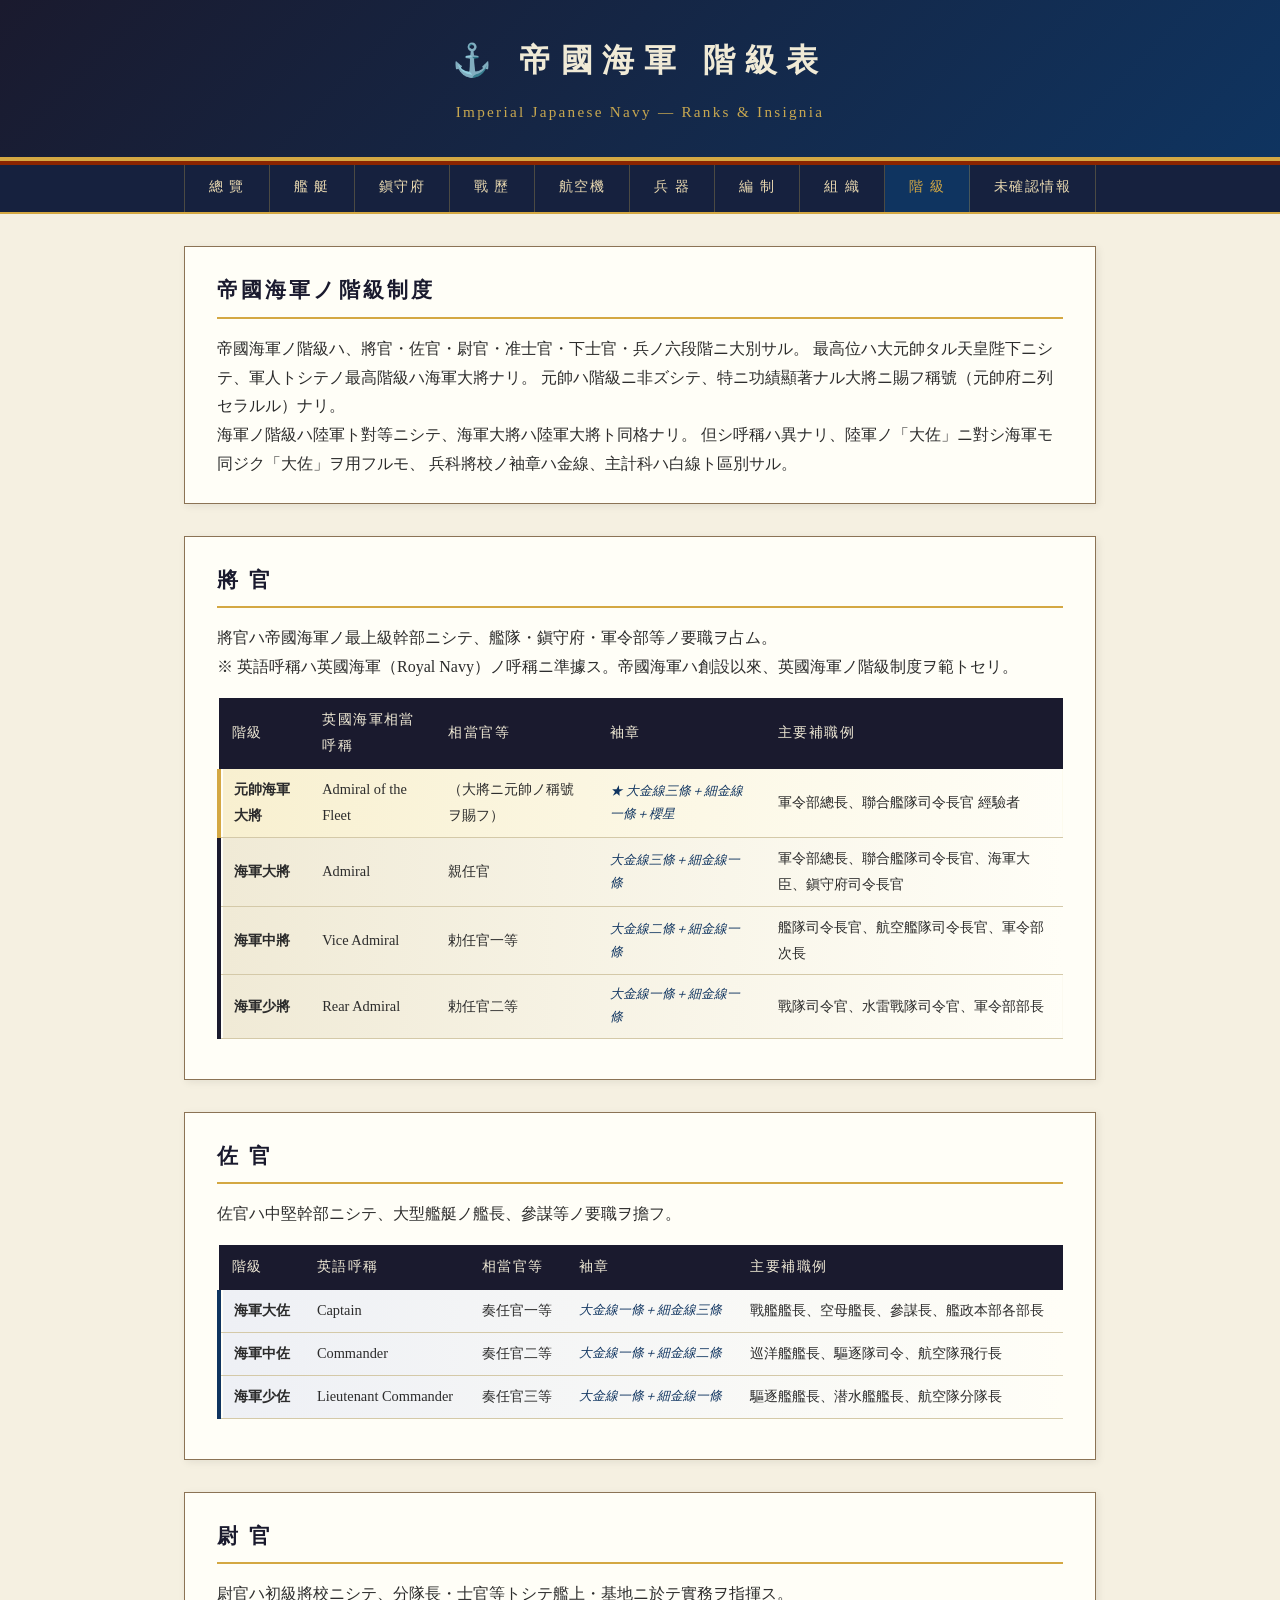
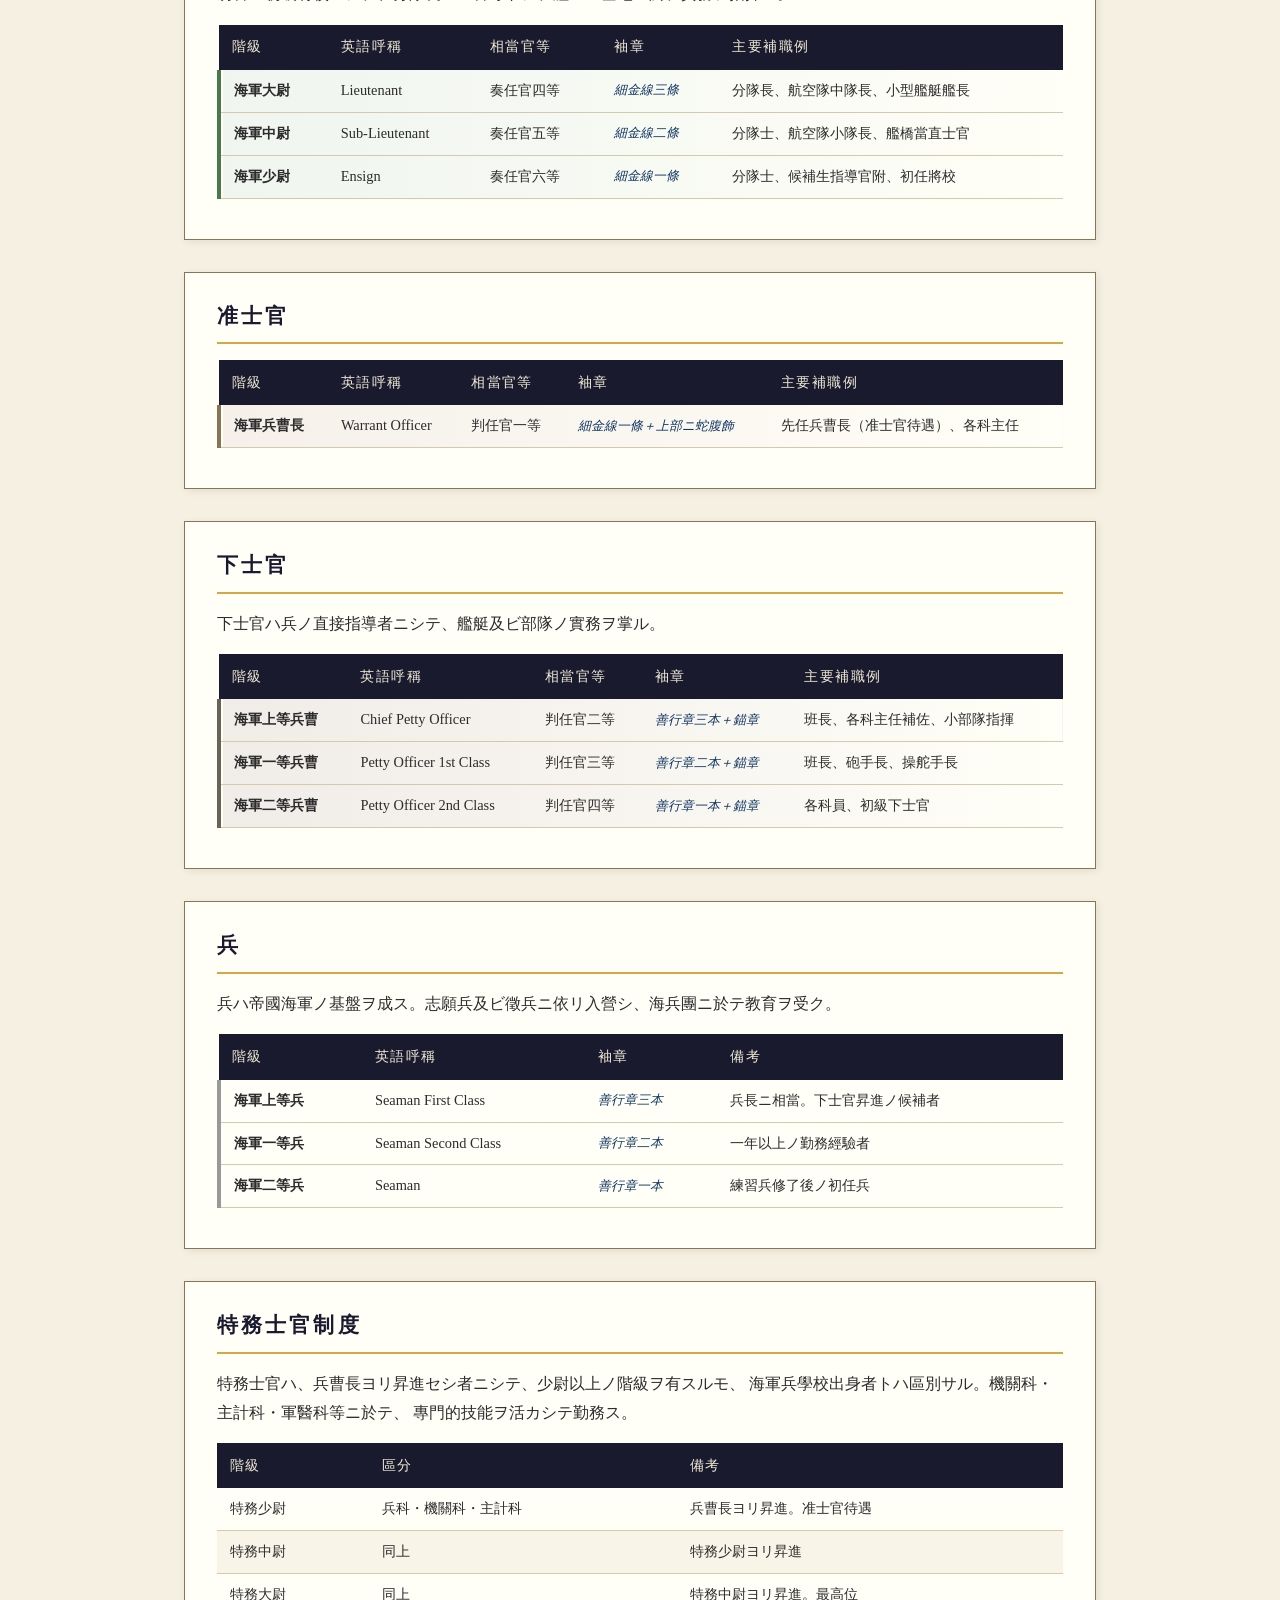
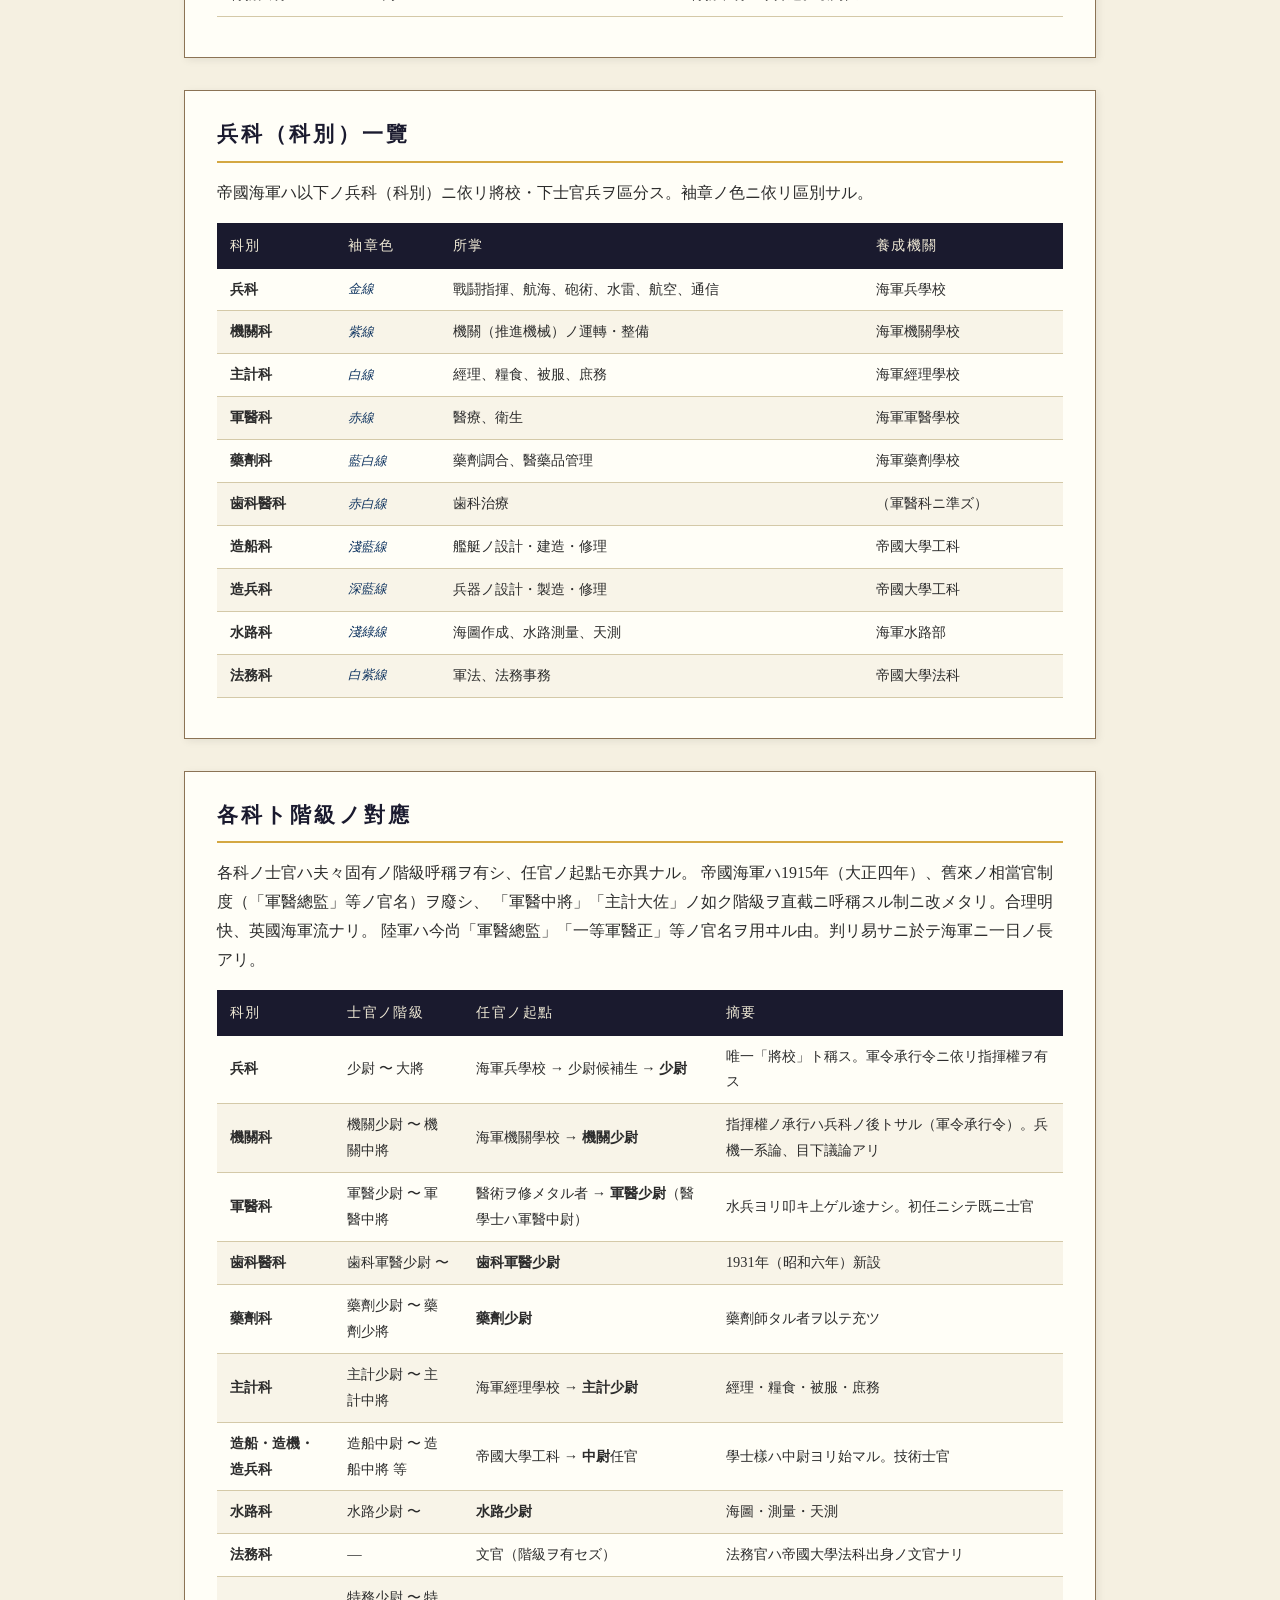
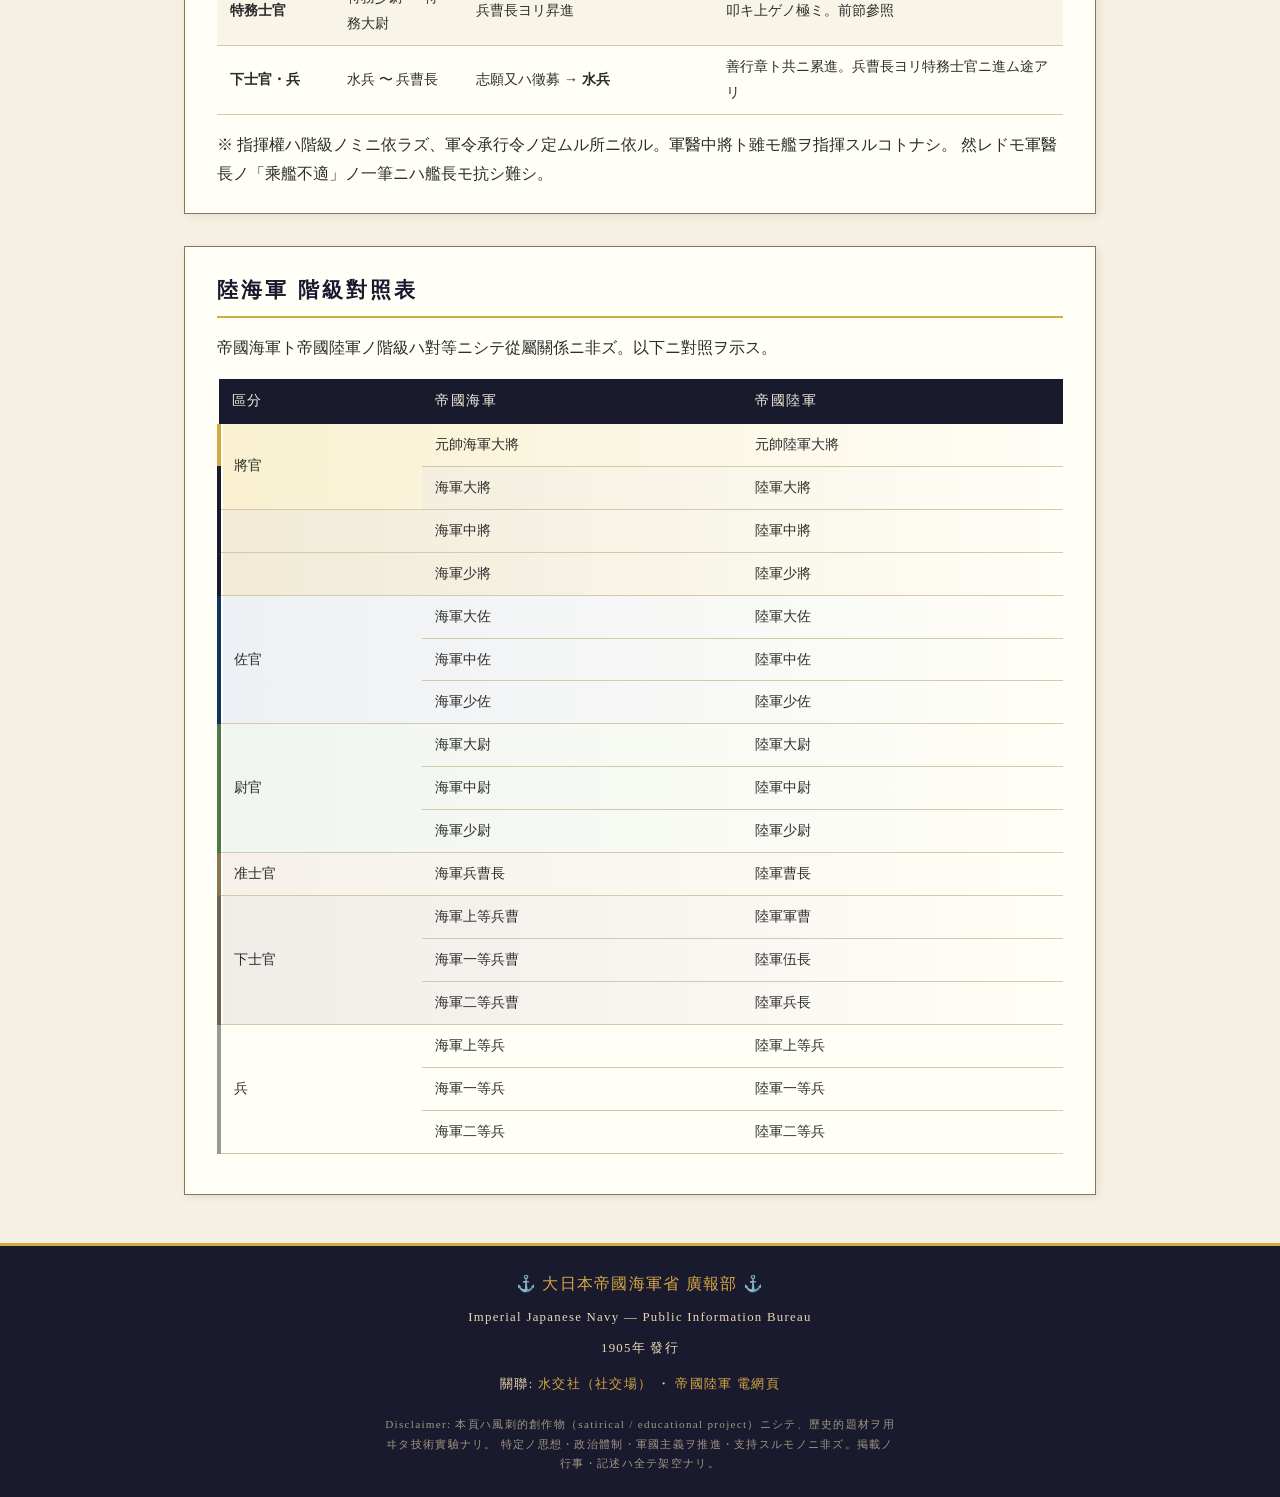
<file: docs/kaikyu.html>
<!DOCTYPE html>
<html lang="ja">
<head>
  <meta charset="UTF-8">
  <meta name="viewport" content="width=device-width, initial-scale=1.0">
  <title>階級表 — 大日本帝國海軍 廣報部</title>
  <link rel="stylesheet" href="style.css">
</head>
<body>

<header>
  <h1>⚓ 帝國海軍 階級表</h1>
  <div class="subtitle">Imperial Japanese Navy — Ranks &amp; Insignia</div>
</header>

<nav>
  <a href="index.html">總 覽</a>
  <a href="kantei.html">艦 艇</a>
  <a href="chinjufu.html">鎭守府</a>
  <a href="senreki.html">戰 歷</a>
  <a href="koukuki.html">航空機</a>
  <a href="heiki.html">兵 器</a>
  <a href="hensei.html">編 制</a>
  <a href="soshiki.html">組 織</a>
  <a href="kaikyu.html" class="active">階 級</a>
  <a href="choho.html">未確認情報</a>
</nav>

<main>

  <!-- ━━━ 概説 ━━━ -->
  <section>
    <h2>帝國海軍ノ階級制度</h2>
    <p>
      帝國海軍ノ階級ハ、將官・佐官・尉官・准士官・下士官・兵ノ六段階ニ大別サル。
      最高位ハ大元帥タル天皇陛下ニシテ、軍人トシテノ最高階級ハ海軍大將ナリ。
      元帥ハ階級ニ非ズシテ、特ニ功績顯著ナル大將ニ賜フ稱號（元帥府ニ列セラルル）ナリ。
    </p>
    <p>
      海軍ノ階級ハ陸軍ト對等ニシテ、海軍大將ハ陸軍大將ト同格ナリ。
      但シ呼稱ハ異ナリ、陸軍ノ「大佐」ニ對シ海軍モ同ジク「大佐」ヲ用フルモ、
      兵科將校ノ袖章ハ金線、主計科ハ白線ト區別サル。
    </p>
  </section>

  <!-- ━━━ 將官 ━━━ -->
  <section>
    <h2>將 官</h2>
    <p>將官ハ帝國海軍ノ最上級幹部ニシテ、艦隊・鎭守府・軍令部等ノ要職ヲ占ム。</p>
    <p class="note">※ 英語呼稱ハ英國海軍（Royal Navy）ノ呼稱ニ準據ス。帝國海軍ハ創設以來、英國海軍ノ階級制度ヲ範トセリ。</p>
    <table>
      <thead>
        <tr>
          <th>階級</th>
          <th>英國海軍相當呼稱</th>
          <th>相當官等</th>
          <th>袖章</th>
          <th>主要補職例</th>
        </tr>
      </thead>
      <tbody>
        <tr class="rank-row rank-marshal">
          <td><strong>元帥海軍大將</strong></td>
          <td>Admiral of the Fleet</td>
          <td>（大將ニ元帥ノ稱號ヲ賜フ）</td>
          <td class="rank-insignia">★ 大金線三條＋細金線一條＋櫻星</td>
          <td>軍令部總長、聯合艦隊司令長官 經驗者</td>
        </tr>
        <tr class="rank-row rank-general">
          <td><strong>海軍大將</strong></td>
          <td>Admiral</td>
          <td>親任官</td>
          <td class="rank-insignia">大金線三條＋細金線一條</td>
          <td>軍令部總長、聯合艦隊司令長官、海軍大臣、鎭守府司令長官</td>
        </tr>
        <tr class="rank-row rank-general">
          <td><strong>海軍中將</strong></td>
          <td>Vice Admiral</td>
          <td>勅任官一等</td>
          <td class="rank-insignia">大金線二條＋細金線一條</td>
          <td>艦隊司令長官、航空艦隊司令長官、軍令部次長</td>
        </tr>
        <tr class="rank-row rank-general">
          <td><strong>海軍少將</strong></td>
          <td>Rear Admiral</td>
          <td>勅任官二等</td>
          <td class="rank-insignia">大金線一條＋細金線一條</td>
          <td>戰隊司令官、水雷戰隊司令官、軍令部部長</td>
        </tr>
      </tbody>
    </table>
  </section>

  <!-- ━━━ 佐官 ━━━ -->
  <section>
    <h2>佐 官</h2>
    <p>佐官ハ中堅幹部ニシテ、大型艦艇ノ艦長、參謀等ノ要職ヲ擔フ。</p>
    <table>
      <thead>
        <tr>
          <th>階級</th>
          <th>英語呼稱</th>
          <th>相當官等</th>
          <th>袖章</th>
          <th>主要補職例</th>
        </tr>
      </thead>
      <tbody>
        <tr class="rank-row rank-senior">
          <td><strong>海軍大佐</strong></td>
          <td>Captain</td>
          <td>奏任官一等</td>
          <td class="rank-insignia">大金線一條＋細金線三條</td>
          <td>戰艦艦長、空母艦長、參謀長、艦政本部各部長</td>
        </tr>
        <tr class="rank-row rank-senior">
          <td><strong>海軍中佐</strong></td>
          <td>Commander</td>
          <td>奏任官二等</td>
          <td class="rank-insignia">大金線一條＋細金線二條</td>
          <td>巡洋艦艦長、驅逐隊司令、航空隊飛行長</td>
        </tr>
        <tr class="rank-row rank-senior">
          <td><strong>海軍少佐</strong></td>
          <td>Lieutenant Commander</td>
          <td>奏任官三等</td>
          <td class="rank-insignia">大金線一條＋細金線一條</td>
          <td>驅逐艦艦長、潜水艦艦長、航空隊分隊長</td>
        </tr>
      </tbody>
    </table>
  </section>

  <!-- ━━━ 尉官 ━━━ -->
  <section>
    <h2>尉 官</h2>
    <p>尉官ハ初級將校ニシテ、分隊長・士官等トシテ艦上・基地ニ於テ實務ヲ指揮ス。</p>
    <table>
      <thead>
        <tr>
          <th>階級</th>
          <th>英語呼稱</th>
          <th>相當官等</th>
          <th>袖章</th>
          <th>主要補職例</th>
        </tr>
      </thead>
      <tbody>
        <tr class="rank-row rank-junior">
          <td><strong>海軍大尉</strong></td>
          <td>Lieutenant</td>
          <td>奏任官四等</td>
          <td class="rank-insignia">細金線三條</td>
          <td>分隊長、航空隊中隊長、小型艦艇艦長</td>
        </tr>
        <tr class="rank-row rank-junior">
          <td><strong>海軍中尉</strong></td>
          <td>Sub-Lieutenant</td>
          <td>奏任官五等</td>
          <td class="rank-insignia">細金線二條</td>
          <td>分隊士、航空隊小隊長、艦橋當直士官</td>
        </tr>
        <tr class="rank-row rank-junior">
          <td><strong>海軍少尉</strong></td>
          <td>Ensign</td>
          <td>奏任官六等</td>
          <td class="rank-insignia">細金線一條</td>
          <td>分隊士、候補生指導官附、初任將校</td>
        </tr>
      </tbody>
    </table>
  </section>

  <!-- ━━━ 准士官 ━━━ -->
  <section>
    <h2>准士官</h2>
    <table>
      <thead>
        <tr>
          <th>階級</th>
          <th>英語呼稱</th>
          <th>相當官等</th>
          <th>袖章</th>
          <th>主要補職例</th>
        </tr>
      </thead>
      <tbody>
        <tr class="rank-row rank-warrant">
          <td><strong>海軍兵曹長</strong></td>
          <td>Warrant Officer</td>
          <td>判任官一等</td>
          <td class="rank-insignia">細金線一條＋上部ニ蛇腹飾</td>
          <td>先任兵曹長（准士官待遇）、各科主任</td>
        </tr>
      </tbody>
    </table>
  </section>

  <!-- ━━━ 下士官 ━━━ -->
  <section>
    <h2>下士官</h2>
    <p>下士官ハ兵ノ直接指導者ニシテ、艦艇及ビ部隊ノ實務ヲ掌ル。</p>
    <table>
      <thead>
        <tr>
          <th>階級</th>
          <th>英語呼稱</th>
          <th>相當官等</th>
          <th>袖章</th>
          <th>主要補職例</th>
        </tr>
      </thead>
      <tbody>
        <tr class="rank-row rank-nco">
          <td><strong>海軍上等兵曹</strong></td>
          <td>Chief Petty Officer</td>
          <td>判任官二等</td>
          <td class="rank-insignia">善行章三本＋錨章</td>
          <td>班長、各科主任補佐、小部隊指揮</td>
        </tr>
        <tr class="rank-row rank-nco">
          <td><strong>海軍一等兵曹</strong></td>
          <td>Petty Officer 1st Class</td>
          <td>判任官三等</td>
          <td class="rank-insignia">善行章二本＋錨章</td>
          <td>班長、砲手長、操舵手長</td>
        </tr>
        <tr class="rank-row rank-nco">
          <td><strong>海軍二等兵曹</strong></td>
          <td>Petty Officer 2nd Class</td>
          <td>判任官四等</td>
          <td class="rank-insignia">善行章一本＋錨章</td>
          <td>各科員、初級下士官</td>
        </tr>
      </tbody>
    </table>
  </section>

  <!-- ━━━ 兵 ━━━ -->
  <section>
    <h2>兵</h2>
    <p>兵ハ帝國海軍ノ基盤ヲ成ス。志願兵及ビ徵兵ニ依リ入營シ、海兵團ニ於テ教育ヲ受ク。</p>
    <table>
      <thead>
        <tr>
          <th>階級</th>
          <th>英語呼稱</th>
          <th>袖章</th>
          <th>備考</th>
        </tr>
      </thead>
      <tbody>
        <tr class="rank-row rank-enlisted">
          <td><strong>海軍上等兵</strong></td>
          <td>Seaman First Class</td>
          <td class="rank-insignia">善行章三本</td>
          <td>兵長ニ相當。下士官昇進ノ候補者</td>
        </tr>
        <tr class="rank-row rank-enlisted">
          <td><strong>海軍一等兵</strong></td>
          <td>Seaman Second Class</td>
          <td class="rank-insignia">善行章二本</td>
          <td>一年以上ノ勤務經驗者</td>
        </tr>
        <tr class="rank-row rank-enlisted">
          <td><strong>海軍二等兵</strong></td>
          <td>Seaman</td>
          <td class="rank-insignia">善行章一本</td>
          <td>練習兵修了後ノ初任兵</td>
        </tr>
      </tbody>
    </table>
  </section>

  <!-- ━━━ 特務士官 ━━━ -->
  <section>
    <h2>特務士官制度</h2>
    <p>
      特務士官ハ、兵曹長ヨリ昇進セシ者ニシテ、少尉以上ノ階級ヲ有スルモ、
      海軍兵學校出身者トハ區別サル。機關科・主計科・軍醫科等ニ於テ、
      專門的技能ヲ活カシテ勤務ス。
    </p>
    <table>
      <thead>
        <tr><th>階級</th><th>區分</th><th>備考</th></tr>
      </thead>
      <tbody>
        <tr><td>特務少尉</td><td>兵科・機關科・主計科</td><td>兵曹長ヨリ昇進。准士官待遇</td></tr>
        <tr><td>特務中尉</td><td>同上</td><td>特務少尉ヨリ昇進</td></tr>
        <tr><td>特務大尉</td><td>同上</td><td>特務中尉ヨリ昇進。最高位</td></tr>
      </tbody>
    </table>
  </section>

  <!-- ━━━ 兵科一覽 ━━━ -->
  <section>
    <h2>兵科（科別）一覽</h2>
    <p>帝國海軍ハ以下ノ兵科（科別）ニ依リ將校・下士官兵ヲ區分ス。袖章ノ色ニ依リ區別サル。</p>
    <table>
      <thead>
        <tr><th>科別</th><th>袖章色</th><th>所掌</th><th>養成機關</th></tr>
      </thead>
      <tbody>
        <tr>
          <td><strong>兵科</strong></td>
          <td class="rank-insignia">金線</td>
          <td>戰鬪指揮、航海、砲術、水雷、航空、通信</td>
          <td>海軍兵學校</td>
        </tr>
        <tr>
          <td><strong>機關科</strong></td>
          <td class="rank-insignia">紫線</td>
          <td>機關（推進機械）ノ運轉・整備</td>
          <td>海軍機關學校</td>
        </tr>
        <tr>
          <td><strong>主計科</strong></td>
          <td class="rank-insignia">白線</td>
          <td>經理、糧食、被服、庶務</td>
          <td>海軍經理學校</td>
        </tr>
        <tr>
          <td><strong>軍醫科</strong></td>
          <td class="rank-insignia">赤線</td>
          <td>醫療、衛生</td>
          <td>海軍軍醫學校</td>
        </tr>
        <tr>
          <td><strong>藥劑科</strong></td>
          <td class="rank-insignia">藍白線</td>
          <td>藥劑調合、醫藥品管理</td>
          <td>海軍藥劑學校</td>
        </tr>
        <tr>
          <td><strong>歯科醫科</strong></td>
          <td class="rank-insignia">赤白線</td>
          <td>歯科治療</td>
          <td>（軍醫科ニ準ズ）</td>
        </tr>
        <tr>
          <td><strong>造船科</strong></td>
          <td class="rank-insignia">淺藍線</td>
          <td>艦艇ノ設計・建造・修理</td>
          <td>帝國大學工科</td>
        </tr>
        <tr>
          <td><strong>造兵科</strong></td>
          <td class="rank-insignia">深藍線</td>
          <td>兵器ノ設計・製造・修理</td>
          <td>帝國大學工科</td>
        </tr>
        <tr>
          <td><strong>水路科</strong></td>
          <td class="rank-insignia">淺綠線</td>
          <td>海圖作成、水路測量、天測</td>
          <td>海軍水路部</td>
        </tr>
        <tr>
          <td><strong>法務科</strong></td>
          <td class="rank-insignia">白紫線</td>
          <td>軍法、法務事務</td>
          <td>帝國大學法科</td>
        </tr>
      </tbody>
    </table>
  </section>

  <!-- ━━━ 各科ト階級ノ對應 ━━━ -->
  <section>
    <h2>各科ト階級ノ對應</h2>
    <p>
      各科ノ士官ハ夫々固有ノ階級呼稱ヲ有シ、任官ノ起點モ亦異ナル。
      帝國海軍ハ1915年（大正四年）、舊來ノ相當官制度（「軍醫總監」等ノ官名）ヲ廢シ、
      「軍醫中將」「主計大佐」ノ如ク階級ヲ直截ニ呼稱スル制ニ改メタリ。合理明快、英國海軍流ナリ。
      陸軍ハ今尚「軍醫總監」「一等軍醫正」等ノ官名ヲ用ヰル由。判リ易サニ於テ海軍ニ一日ノ長アリ。
    </p>
    <table>
      <thead>
        <tr><th>科別</th><th>士官ノ階級</th><th>任官ノ起點</th><th>摘要</th></tr>
      </thead>
      <tbody>
        <tr><td><strong>兵科</strong></td><td>少尉 〜 大將</td><td>海軍兵學校 → 少尉候補生 → <strong>少尉</strong></td><td>唯一「將校」ト稱ス。軍令承行令ニ依リ指揮權ヲ有ス</td></tr>
        <tr><td><strong>機關科</strong></td><td>機關少尉 〜 機關中將</td><td>海軍機關學校 → <strong>機關少尉</strong></td><td>指揮權ノ承行ハ兵科ノ後トサル（軍令承行令）。兵機一系論、目下議論アリ</td></tr>
        <tr><td><strong>軍醫科</strong></td><td>軍醫少尉 〜 軍醫中將</td><td>醫術ヲ修メタル者 → <strong>軍醫少尉</strong>（醫學士ハ軍醫中尉）</td><td>水兵ヨリ叩キ上ゲル途ナシ。初任ニシテ既ニ士官</td></tr>
        <tr><td><strong>歯科醫科</strong></td><td>歯科軍醫少尉 〜</td><td><strong>歯科軍醫少尉</strong></td><td>1931年（昭和六年）新設</td></tr>
        <tr><td><strong>藥劑科</strong></td><td>藥劑少尉 〜 藥劑少將</td><td><strong>藥劑少尉</strong></td><td>藥劑師タル者ヲ以テ充ツ</td></tr>
        <tr><td><strong>主計科</strong></td><td>主計少尉 〜 主計中將</td><td>海軍經理學校 → <strong>主計少尉</strong></td><td>經理・糧食・被服・庶務</td></tr>
        <tr><td><strong>造船・造機・造兵科</strong></td><td>造船中尉 〜 造船中將 等</td><td>帝國大學工科 → <strong>中尉</strong>任官</td><td>學士樣ハ中尉ヨリ始マル。技術士官</td></tr>
        <tr><td><strong>水路科</strong></td><td>水路少尉 〜</td><td><strong>水路少尉</strong></td><td>海圖・測量・天測</td></tr>
        <tr><td><strong>法務科</strong></td><td>—</td><td>文官（階級ヲ有セズ）</td><td>法務官ハ帝國大學法科出身ノ文官ナリ</td></tr>
        <tr><td><strong>特務士官</strong></td><td>特務少尉 〜 特務大尉</td><td>兵曹長ヨリ昇進</td><td>叩キ上ゲノ極ミ。前節參照</td></tr>
        <tr><td><strong>下士官・兵</strong></td><td>水兵 〜 兵曹長</td><td>志願又ハ徵募 → <strong>水兵</strong></td><td>善行章ト共ニ累進。兵曹長ヨリ特務士官ニ進ム途アリ</td></tr>
      </tbody>
    </table>
    <p>
      ※ 指揮權ハ階級ノミニ依ラズ、軍令承行令ノ定ムル所ニ依ル。軍醫中將ト雖モ艦ヲ指揮スルコトナシ。
      然レドモ軍醫長ノ「乘艦不適」ノ一筆ニハ艦長モ抗シ難シ。
    </p>
  </section>

  <!-- ━━━ 階級對照表 ━━━ -->
  <section>
    <h2>陸海軍 階級對照表</h2>
    <p>帝國海軍ト帝國陸軍ノ階級ハ對等ニシテ從屬關係ニ非ズ。以下ニ對照ヲ示ス。</p>
    <table>
      <thead>
        <tr><th>區分</th><th>帝國海軍</th><th>帝國陸軍</th></tr>
      </thead>
      <tbody>
        <tr class="rank-row rank-marshal"><td rowspan="2">將官</td><td>元帥海軍大將</td><td>元帥陸軍大將</td></tr>
        <tr class="rank-row rank-general"><td>海軍大將</td><td>陸軍大將</td></tr>
        <tr class="rank-row rank-general"><td></td><td>海軍中將</td><td>陸軍中將</td></tr>
        <tr class="rank-row rank-general"><td></td><td>海軍少將</td><td>陸軍少將</td></tr>
        <tr class="rank-row rank-senior"><td rowspan="3">佐官</td><td>海軍大佐</td><td>陸軍大佐</td></tr>
        <tr class="rank-row rank-senior"><td>海軍中佐</td><td>陸軍中佐</td></tr>
        <tr class="rank-row rank-senior"><td>海軍少佐</td><td>陸軍少佐</td></tr>
        <tr class="rank-row rank-junior"><td rowspan="3">尉官</td><td>海軍大尉</td><td>陸軍大尉</td></tr>
        <tr class="rank-row rank-junior"><td>海軍中尉</td><td>陸軍中尉</td></tr>
        <tr class="rank-row rank-junior"><td>海軍少尉</td><td>陸軍少尉</td></tr>
        <tr class="rank-row rank-warrant"><td>准士官</td><td>海軍兵曹長</td><td>陸軍曹長</td></tr>
        <tr class="rank-row rank-nco"><td rowspan="3">下士官</td><td>海軍上等兵曹</td><td>陸軍軍曹</td></tr>
        <tr class="rank-row rank-nco"><td>海軍一等兵曹</td><td>陸軍伍長</td></tr>
        <tr class="rank-row rank-nco"><td>海軍二等兵曹</td><td>陸軍兵長</td></tr>
        <tr class="rank-row rank-enlisted"><td rowspan="3">兵</td><td>海軍上等兵</td><td>陸軍上等兵</td></tr>
        <tr class="rank-row rank-enlisted"><td>海軍一等兵</td><td>陸軍一等兵</td></tr>
        <tr class="rank-row rank-enlisted"><td>海軍二等兵</td><td>陸軍二等兵</td></tr>
      </tbody>
    </table>
  </section>

</main>

<footer>
  <div class="seal">⚓ 大日本帝國海軍省 廣報部 ⚓</div>
  <div>Imperial Japanese Navy — Public Information Bureau</div>
  <div style="margin-top:0.5rem;">1905年 發行</div>
  <div style="margin-top:0.8rem; font-size:0.8rem;">
    關聯: <a href="https://imperial-navy.github.io/suikosha/">水交社（社交場）</a> ・
    <a href="https://imperial-army.github.io/rikugun/">帝國陸軍 電網頁</a>
  </div>
  <div class="disclaimer">
    Disclaimer: 本頁ハ風刺的創作物（satirical / educational project）ニシテ、歷史的題材ヲ用ヰタ技術實驗ナリ。
    特定ノ思想・政治體制・軍國主義ヲ推進・支持スルモノニ非ズ。掲載ノ行事・記述ハ全テ架空ナリ。
  </div>
</footer>

</body>
</html>
</file>
<file: docs/style.css>
/* ━━━━━━━━━━━━━━━━━━━━━━━━━━━━━━━━━━━━━━━━━━━━━━━━━━━━━━━━━
 *  大日本帝國海軍 廣報部 — 官報掛載用樣式
 *  Imperial Japanese Navy — Public Information Style Sheet
 *
 *  海軍省廣報部ガ管理スル公式頁面ノ樣式規程ナリ。
 * ━━━━━━━━━━━━━━━━━━━━━━━━━━━━━━━━━━━━━━━━━━━━━━━━━━━━━━━━━ */

:root {
  --navy-dark: #1a1a2e;
  --navy-mid: #16213e;
  --navy-blue: #0f3460;
  --navy-accent: #c8a850;
  --navy-gold: #d4a843;
  --navy-light: #e8d8b0;
  --navy-white: #f0ead6;
  --navy-red: #8b2500;
  --text-color: #2c2c2c;
  --border-color: #8b7355;
}

* {
  margin: 0;
  padding: 0;
  box-sizing: border-box;
}

body {
  font-family: "Noto Serif JP", "Yu Mincho", "游明朝", "HGS明朝E", serif;
  background-color: #f5f0e1;
  color: var(--text-color);
  line-height: 1.8;
  min-height: 100vh;
}

/* ━━━ 頭部（Header） ━━━ */
header {
  background: linear-gradient(135deg, var(--navy-dark) 0%, var(--navy-blue) 100%);
  color: var(--navy-white);
  padding: 2rem 1rem;
  text-align: center;
  border-bottom: 4px solid var(--navy-gold);
  position: relative;
}

header::after {
  content: "";
  position: absolute;
  bottom: -8px;
  left: 0;
  width: 100%;
  height: 4px;
  background: var(--navy-red);
}

header h1 {
  font-size: 2rem;
  letter-spacing: 0.3em;
  margin-bottom: 0.5rem;
}

header .subtitle {
  font-size: 0.95rem;
  color: var(--navy-accent);
  letter-spacing: 0.15em;
}

/* ━━━ 航海圖（Navigation） ━━━ */
nav {
  background: var(--navy-mid);
  border-bottom: 2px solid var(--navy-gold);
  padding: 0;
  display: flex;
  justify-content: center;
  flex-wrap: wrap;
}

nav a {
  color: var(--navy-light);
  text-decoration: none;
  padding: 0.8rem 1.5rem;
  display: inline-block;
  font-size: 0.9rem;
  letter-spacing: 0.1em;
  transition: background 0.2s, color 0.2s;
  border-right: 1px solid rgba(200, 168, 80, 0.3);
}

nav a:first-child {
  border-left: 1px solid rgba(200, 168, 80, 0.3);
}

nav a:hover,
nav a.active {
  background: var(--navy-blue);
  color: var(--navy-gold);
}

/* ━━━ 主要内容（Main） ━━━ */
main {
  max-width: 960px;
  margin: 2rem auto;
  padding: 0 1.5rem;
}

/* ━━━ 區劃（Section） ━━━ */
section {
  background: #fffef7;
  border: 1px solid var(--border-color);
  margin-bottom: 2rem;
  padding: 1.5rem 2rem;
  box-shadow: 2px 2px 8px rgba(0, 0, 0, 0.08);
}

section h2 {
  font-size: 1.3rem;
  color: var(--navy-dark);
  border-bottom: 2px solid var(--navy-gold);
  padding-bottom: 0.5rem;
  margin-bottom: 1rem;
  letter-spacing: 0.15em;
}

section h3 {
  font-size: 1.1rem;
  color: var(--navy-blue);
  margin: 1rem 0 0.5rem;
  padding-left: 0.5rem;
  border-left: 3px solid var(--navy-gold);
}

/* ━━━ 表（Table） ━━━ */
table {
  width: 100%;
  border-collapse: collapse;
  margin: 1rem 0;
  font-size: 0.9rem;
}

table thead {
  background: var(--navy-dark);
  color: var(--navy-white);
}

table th {
  padding: 0.6rem 0.8rem;
  text-align: left;
  letter-spacing: 0.1em;
  font-weight: normal;
}

table td {
  padding: 0.5rem 0.8rem;
  border-bottom: 1px solid #d4c9a8;
}

table tbody tr:nth-child(even) {
  background: #f8f4e8;
}

table tbody tr:hover {
  background: #f0e8d0;
}

/* ━━━ 詳報枠（Detail Box） ━━━ */
.shouhou {
  border: 2px solid var(--navy-blue);
  padding: 1.5rem;
  margin: 1rem 0;
  background: #fdfcf5;
}

.shouhou-header {
  text-align: center;
  border-bottom: 1px solid var(--border-color);
  padding-bottom: 0.8rem;
  margin-bottom: 1rem;
}

.shouhou-header h3 {
  border: none;
  padding: 0;
  font-size: 1.2rem;
  letter-spacing: 0.2em;
}

.stamp {
  display: inline-block;
  color: var(--navy-red);
  border: 2px solid var(--navy-red);
  padding: 0.2rem 0.8rem;
  font-size: 0.8rem;
  letter-spacing: 0.1em;
  transform: rotate(-5deg);
  margin-left: 1rem;
}

/* ━━━ 艦艇カード ━━━ */
.ship-card {
  border: 1px solid var(--border-color);
  margin: 1rem 0;
  background: #fffef7;
  display: flex;
  flex-direction: column;
}

.ship-card-header {
  background: var(--navy-dark);
  color: var(--navy-gold);
  padding: 0.6rem 1rem;
  font-size: 1rem;
  letter-spacing: 0.15em;
}

.ship-card-body {
  padding: 1rem;
  display: grid;
  grid-template-columns: 1fr 1fr;
  gap: 0.5rem;
}

.ship-card-body dt {
  color: var(--navy-blue);
  font-weight: bold;
  font-size: 0.85rem;
}

.ship-card-body dd {
  font-size: 0.9rem;
  margin-bottom: 0.3rem;
}

/* ━━━ 鎮守府 ━━━ */
.chinjufu-grid {
  display: grid;
  grid-template-columns: repeat(auto-fit, minmax(200px, 1fr));
  gap: 1rem;
  margin: 1rem 0;
}

.chinjufu-card {
  border: 1px solid var(--border-color);
  text-align: center;
  padding: 1.2rem;
  background: #fffef7;
  transition: box-shadow 0.2s;
}

.chinjufu-card:hover {
  box-shadow: 3px 3px 10px rgba(0, 0, 0, 0.12);
}

.chinjufu-card h4 {
  color: var(--navy-dark);
  font-size: 1.1rem;
  letter-spacing: 0.15em;
  margin-bottom: 0.3rem;
}

.chinjufu-card .est {
  font-size: 0.8rem;
  color: #777;
}

.chinjufu-card .desc {
  font-size: 0.85rem;
  margin-top: 0.5rem;
}

/* ━━━ 脚部（Footer） ━━━ */
footer {
  background: var(--navy-dark);
  color: var(--navy-light);
  text-align: center;
  padding: 1.5rem;
  font-size: 0.8rem;
  letter-spacing: 0.1em;
  border-top: 3px solid var(--navy-gold);
  margin-top: 3rem;
}

footer .seal {
  color: var(--navy-gold);
  font-size: 1rem;
  margin-bottom: 0.5rem;
}

/* ━━━ 汎用 ━━━ */
a {
  color: var(--navy-blue);
  text-decoration: none;
}

a:hover {
  color: var(--navy-gold);
  text-decoration: underline;
}

.text-center { text-align: center; }
.text-gold { color: var(--navy-gold); }
.mt-1 { margin-top: 1rem; }
.mb-1 { margin-bottom: 1rem; }

blockquote {
  border-left: 3px solid var(--navy-gold);
  padding: 0.8rem 1.2rem;
  margin: 1rem 0;
  background: #f8f4e8;
  font-style: italic;
  color: #555;
}

/* ━━━ 響應設計（Responsive） ━━━ */
@media (max-width: 640px) {
  header h1 { font-size: 1.4rem; }
  nav a { padding: 0.6rem 0.8rem; font-size: 0.8rem; }
  .ship-card-body { grid-template-columns: 1fr; }
  .chinjufu-grid { grid-template-columns: 1fr; }
  section { padding: 1rem; }
  .cmd-branches { flex-direction: column; }
  .cmd-fleet-grid { grid-template-columns: 1fr 1fr; }
}

/* ━━━━━━━━━━━━━━━━━━━━━━━━━━━━━━━━━━━━━━━━━━━━━━━━━
 *  指揮系統圖（Command Tree）
 * ━━━━━━━━━━━━━━━━━━━━━━━━━━━━━━━━━━━━━━━━━━━━━━━━━ */

.command-tree {
  margin: 1.5rem 0;
  text-align: center;
}

.cmd-node {
  display: inline-block;
  border: 2px solid var(--navy-blue);
  padding: 0.8rem 1.5rem;
  background: #fffef7;
  text-align: center;
  margin: 0.5rem auto;
  max-width: 400px;
  position: relative;
}

.cmd-emperor {
  border-color: var(--navy-gold);
  border-width: 3px;
  background: linear-gradient(135deg, #fffef7 0%, #f8f0d8 100%);
  box-shadow: 0 0 12px rgba(212, 168, 67, 0.3);
}

.cmd-level1 {
  border-color: var(--navy-dark);
  background: #f8f6f0;
}

.cmd-level2 {
  border-color: var(--navy-blue);
}

.cmd-yamamoto {
  border-color: var(--navy-gold);
  border-width: 2px;
  box-shadow: 0 0 8px rgba(212, 168, 67, 0.2);
}

.cmd-rank {
  font-size: 0.75rem;
  color: #888;
  letter-spacing: 0.1em;
}

.cmd-name {
  font-size: 1.2rem;
  font-weight: bold;
  color: var(--navy-dark);
  letter-spacing: 0.15em;
  margin: 0.2rem 0;
}

.cmd-title {
  font-size: 0.9rem;
  color: var(--navy-blue);
  font-weight: bold;
  letter-spacing: 0.1em;
}

.cmd-role {
  font-size: 0.8rem;
  color: #666;
  margin-top: 0.3rem;
}

.cmd-flag {
  font-size: 0.75rem;
  color: var(--navy-gold);
  margin-top: 0.2rem;
  font-style: italic;
}

.cmd-connector {
  width: 2px;
  height: 20px;
  background: var(--navy-blue);
  margin: 0 auto;
}

.cmd-branches {
  display: flex;
  gap: 2rem;
  margin-top: 1.5rem;
  justify-content: center;
  align-items: flex-start;
}

.cmd-branch {
  flex: 1;
  max-width: 480px;
  text-align: center;
  border-top: 3px solid var(--navy-blue);
  padding-top: 1rem;
}

.cmd-branch-gunrei { border-top-color: var(--navy-dark); }
.cmd-branch-gunsei { border-top-color: var(--navy-red); }

.cmd-branch-label {
  font-size: 0.85rem;
  font-weight: bold;
  letter-spacing: 0.15em;
  color: var(--navy-dark);
  margin-bottom: 0.8rem;
  padding: 0.3rem 0.8rem;
  background: #f0ead6;
  display: inline-block;
  border: 1px solid var(--border-color);
}

.cmd-sub-label {
  font-size: 0.8rem;
  font-weight: bold;
  color: var(--navy-dark);
  letter-spacing: 0.1em;
  text-align: center;
}

.cmd-fleet-grid {
  display: grid;
  grid-template-columns: repeat(3, 1fr);
  gap: 0.5rem;
  margin-top: 0.8rem;
}

.cmd-fleet-item {
  border: 1px solid var(--border-color);
  padding: 0.5rem;
  font-size: 0.8rem;
  background: #fffef7;
  text-align: center;
  line-height: 1.5;
}

.cmd-fleet-item strong {
  color: var(--navy-dark);
}

.cmd-fleet-kido {
  border-color: var(--navy-gold);
  background: #fdf8e8;
  border-width: 2px;
}

.cmd-fleet-chin {
  background: #f5f0e8;
}

.cmd-fleet-bureau {
  background: #f0ece4;
  color: var(--navy-blue);
  font-weight: bold;
  letter-spacing: 0.1em;
}

/* ━━━━━━━━━━━━━━━━━━━━━━━━━━━━━━━━━━━━━━━━━━━━━━━━━
 *  艦隊編制表（Fleet Section）
 * ━━━━━━━━━━━━━━━━━━━━━━━━━━━━━━━━━━━━━━━━━━━━━━━━━ */

.fleet-section {
  margin: 1.5rem 0;
  border: 1px solid var(--border-color);
}

.fleet-header {
  padding: 1rem 1.5rem;
  border-bottom: 1px solid var(--border-color);
}

.fleet-header h3 {
  border: none;
  padding: 0;
  margin: 0 0 0.3rem 0;
  font-size: 1.15rem;
  letter-spacing: 0.2em;
  color: var(--navy-white);
}

.fleet-header-main {
  background: linear-gradient(135deg, var(--navy-dark) 0%, #1e2a4a 100%);
  color: var(--navy-white);
}

.fleet-header-advance {
  background: linear-gradient(135deg, #1a2040 0%, #2a3050 100%);
  color: var(--navy-white);
}

.fleet-header-south {
  background: linear-gradient(135deg, #2a3020 0%, #3a4030 100%);
  color: var(--navy-white);
}

.fleet-header-north {
  background: linear-gradient(135deg, #202838 0%, #304050 100%);
  color: var(--navy-white);
}

.fleet-header-sub {
  background: linear-gradient(135deg, #1a2a30 0%, #2a3a40 100%);
  color: var(--navy-white);
}

.fleet-header-kido {
  background: linear-gradient(135deg, var(--navy-dark) 0%, #2a1a0a 50%, var(--navy-red) 100%);
  color: var(--navy-white);
  border-bottom: 3px solid var(--navy-gold);
}

.fleet-header-air {
  background: linear-gradient(135deg, #2a2a20 0%, #3a3a30 100%);
  color: var(--navy-white);
}

.fleet-commander {
  font-size: 0.85rem;
  color: var(--navy-accent);
  margin-bottom: 0.3rem;
}

.fleet-mission {
  font-size: 0.8rem;
  color: #bbb;
  line-height: 1.5;
}

.fleet-section table {
  margin: 0;
}

/* ━━━━━━━━━━━━━━━━━━━━━━━━━━━━━━━━━━━━━━━━━━━━━━━━━
 *  階級表（Rank Table）
 * ━━━━━━━━━━━━━━━━━━━━━━━━━━━━━━━━━━━━━━━━━━━━━━━━━ */

.rank-row.rank-marshal {
  background: linear-gradient(90deg, #f8f0d0 0%, #fffef7 100%);
  border-left: 4px solid var(--navy-gold);
}

.rank-row.rank-general {
  background: linear-gradient(90deg, #f0ead6 0%, #fffef7 100%);
  border-left: 4px solid var(--navy-dark);
}

.rank-row.rank-senior {
  background: linear-gradient(90deg, #eef0f5 0%, #fffef7 100%);
  border-left: 4px solid var(--navy-blue);
}

.rank-row.rank-junior {
  background: linear-gradient(90deg, #f0f5f0 0%, #fffef7 100%);
  border-left: 4px solid #4a7a4a;
}

.rank-row.rank-warrant {
  background: linear-gradient(90deg, #f5f0ea 0%, #fffef7 100%);
  border-left: 4px solid #8b7355;
}

.rank-row.rank-nco {
  background: linear-gradient(90deg, #f0ece8 0%, #fffef7 100%);
  border-left: 4px solid #6b6355;
}

.rank-row.rank-enlisted {
  background: #fffef7;
  border-left: 4px solid #999;
}

.rank-insignia {
  font-size: 0.8rem;
  color: var(--navy-blue);
  font-style: italic;
}

/* ━━━ 總覽ノ大看板（トップページ強化） ━━━ */
.hero-home {
  padding: 3.4rem 1rem 2.6rem;
  background:
    radial-gradient(circle 12px at 12px 24px, transparent 8px, rgba(255,255,255,0.05) 9px, transparent 10px),
    radial-gradient(circle 12px at 0 12px, transparent 8px, rgba(255,255,255,0.05) 9px, transparent 10px),
    radial-gradient(circle 12px at 24px 12px, transparent 8px, rgba(255,255,255,0.05) 9px, transparent 10px),
    linear-gradient(135deg, var(--navy-dark) 0%, var(--navy-blue) 100%);
  background-size: 24px 24px, 24px 24px, 24px 24px, 100% 100%;
}

.hero-home h1 { font-size: 2.6rem; }

.hero-home .catch {
  margin-top: 1.1rem;
  font-size: 1.05rem;
  letter-spacing: 0.35em;
  text-indent: 0.35em;
  color: var(--navy-white);
  opacity: 0.9;
}

/* ━━━ 軍樂隊 奏樂裝置 ━━━ */
.gakutai {
  margin-top: 1.5rem;
  display: inline-block;
}

.gakutai button {
  margin: 0 0.3rem;
  font-family: inherit;
  font-size: 0.95rem;
  letter-spacing: 0.2em;
  color: var(--navy-gold);
  background: rgba(0, 0, 0, 0.25);
  border: 1px solid var(--navy-gold);
  border-radius: 2px;
  padding: 0.55rem 1.6rem;
  cursor: pointer;
  transition: background 0.25s, color 0.25s;
}

.gakutai button:hover { background: var(--navy-gold); color: var(--navy-dark); }

.gakutai button.sousou {
  background: var(--navy-gold);
  color: var(--navy-dark);
  animation: gakutai-myaku 1.9s ease-in-out infinite;
}

@keyframes gakutai-myaku {
  0%, 100% { box-shadow: 0 0 0 0 rgba(201, 162, 39, 0.45); }
  50% { box-shadow: 0 0 0 9px rgba(201, 162, 39, 0); }
}

.gakutai .soekaki {
  margin-top: 0.45rem;
  font-size: 0.72rem;
  letter-spacing: 0.12em;
  color: var(--navy-accent);
  opacity: 0.85;
}

/* ━━━ 奧付ノ繋鎖・斷リ書キ ━━━ */
footer a { color: var(--navy-gold); }
footer a:hover { color: var(--navy-white); }

footer .disclaimer {
  margin: 1.2rem auto 0;
  max-width: 46em;
  font-size: 0.7rem;
  opacity: 0.65;
  line-height: 1.7;
}
</file>
